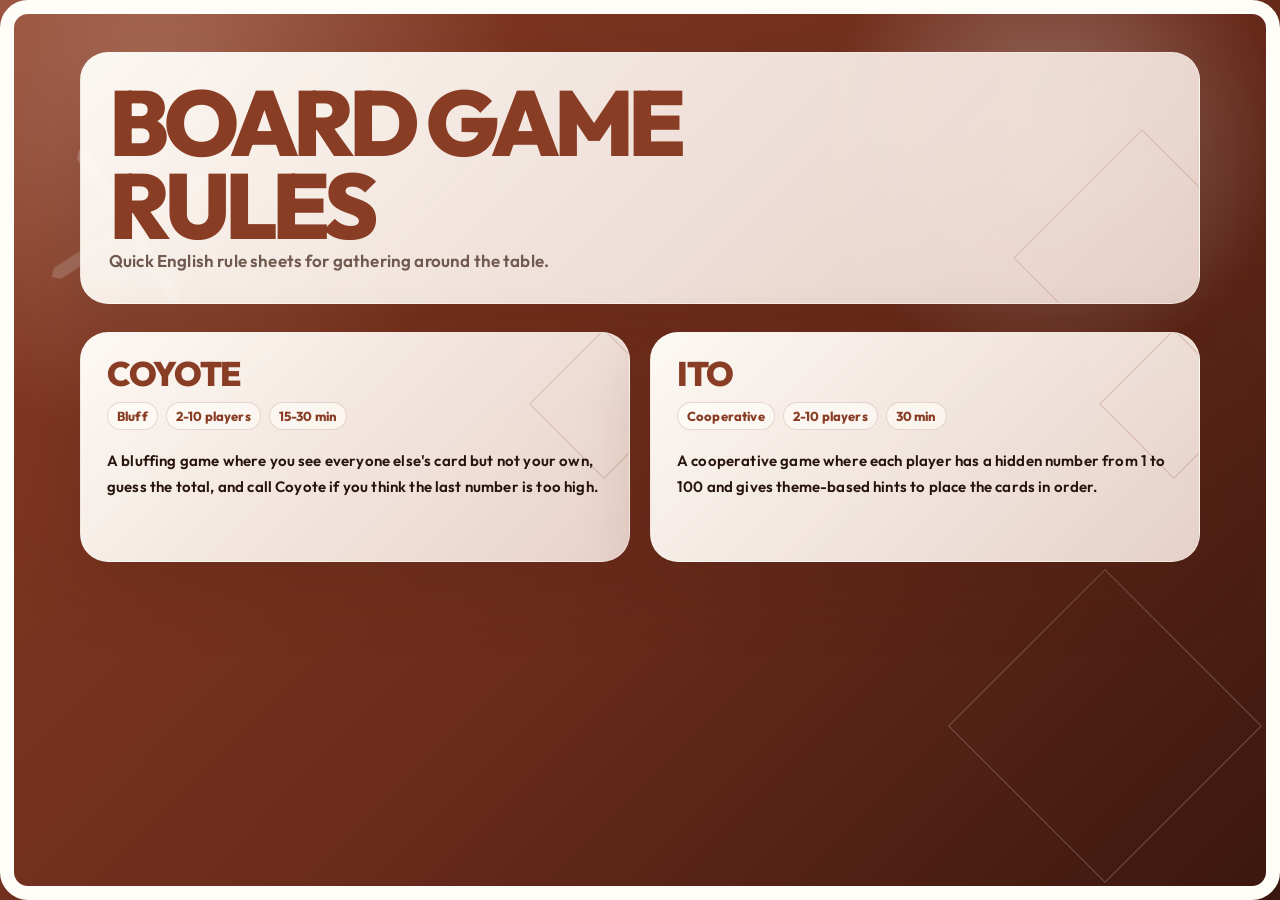
<file: docs/index.html>
<!DOCTYPE html>
<html lang="en">
  <head>
    <meta charset="UTF-8" />
    <meta name="viewport" content="width=device-width, initial-scale=1.0" />
    <title>Board Game Rules</title>
    <meta
      name="description"
      content="English board game rule sheets for Coyote and Ito."
    />
    <link rel="stylesheet" href="./assets/site.css" />
  </head>
  <body>
    <main class="page-shell">
      <header class="site-header">
        <h1 class="site-title">Board Game Rules</h1>
        <p class="site-subtitle">
          Quick English rule sheets for gathering around the table.
        </p>
      </header>

      <section class="card-grid" aria-label="Available rule pages">
        <a class="game-card" href="./coyote/">
          <div class="game-card-title">COYOTE</div>
          <div class="game-card-meta">
            <span>Bluff</span>
            <span>2-10 players</span>
            <span>15-30 min</span>
          </div>
          <p class="game-card-copy">
            A bluffing game where you see everyone else's card but not your
            own, guess the total, and call Coyote if you think the last number
            is too high.
          </p>
        </a>

        <a class="game-card" href="./ito/">
          <div class="game-card-title">ITO</div>
          <div class="game-card-meta">
            <span>Cooperative</span>
            <span>2-10 players</span>
            <span>30 min</span>
          </div>
          <p class="game-card-copy">
            A cooperative game where each player has a hidden number from 1 to
            100 and gives theme-based hints to place the cards in order.
          </p>
        </a>
      </section>
    </main>
  </body>
</html>
</file>
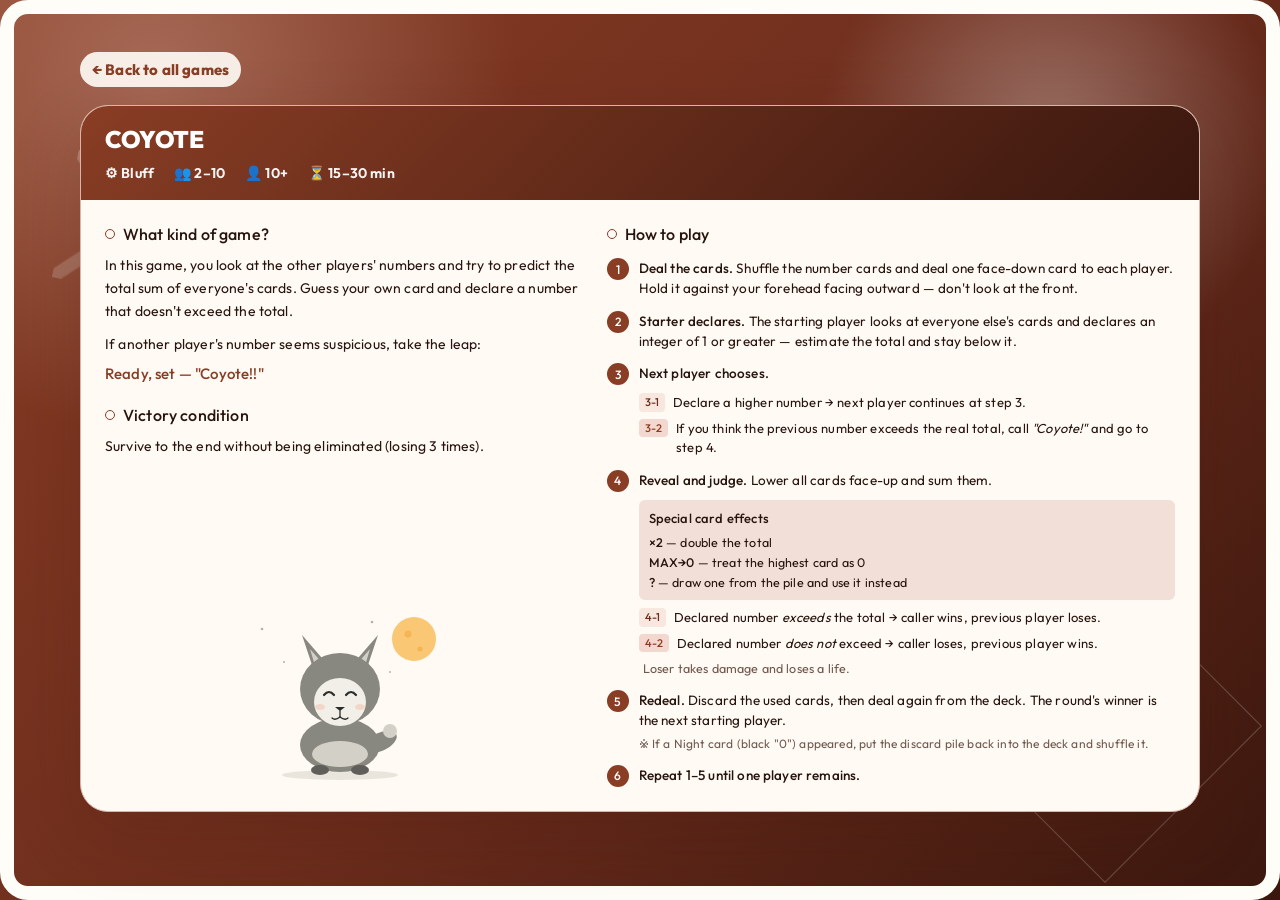
<file: docs/coyote/index.html>
<!DOCTYPE html>
<html lang="en">
  <head>
    <meta charset="UTF-8" />
    <meta name="viewport" content="width=device-width, initial-scale=1.0" />
    <title>Coyote Game Rules</title>
    <meta
      name="description"
      content="English quick rules for Coyote, prepared as a standalone static page."
    />
    <link rel="stylesheet" href="../assets/site.css" />
  </head>
  <body>
    <main class="page-shell">
      <a class="back-link" href="../">← Back to all games</a>

      <div class="rules-card" style="background: var(--color-background-primary); border-radius: var(--border-radius-lg); border: 0.5px solid var(--color-border-tertiary); overflow: hidden; font-family: var(--font-sans);">

        <div class="rules-header">
          <div class="rules-header-copy">
            <div class="rules-header-main">
              <div class="rules-title">COYOTE</div>
            </div>
            <div class="rules-header-meta">
              <span>⚙ Bluff</span>
              <span>👥 2–10</span>
              <span>👤 10+</span>
              <span>⏳ 15–30 min</span>
            </div>
          </div>
        </div>

        <div style="display: grid; grid-template-columns: minmax(0, 1fr) minmax(0, 1.2fr); gap: 28px; padding: 24px;">

          <div style="display: flex; flex-direction: column;">
            <div style="margin-bottom: 22px;">
              <div style="display: flex; align-items: center; gap: 8px; margin-bottom: 10px;">
                <span style="width: 10px; height: 10px; border: 1.5px solid var(--color-accent); border-radius: 50%; display: inline-block;"></span>
                <span style="font-size: 16px; font-weight: 500;">What kind of game?</span>
              </div>
              <p style="font-size: 14px; line-height: 1.65; color: var(--color-text-primary); margin: 0;">In this game, you look at the other players' numbers and try to predict the total sum of everyone's cards. Guess your own card and declare a number that doesn't exceed the total.</p>
              <p style="font-size: 14px; line-height: 1.65; color: var(--color-text-primary); margin: 10px 0 0;">If another player's number seems suspicious, take the leap:</p>
              <p style="font-size: 15px; font-weight: 500; color: var(--color-accent); margin: 8px 0 0;">Ready, set — "Coyote!!"</p>
            </div>

            <div style="margin-bottom: 22px;">
              <div style="display: flex; align-items: center; gap: 8px; margin-bottom: 10px;">
                <span style="width: 10px; height: 10px; border: 1.5px solid var(--color-accent); border-radius: 50%; display: inline-block;"></span>
                <span style="font-size: 16px; font-weight: 500;">Victory condition</span>
              </div>
              <p style="font-size: 14px; line-height: 1.65; margin: 0;">Survive to the end without being eliminated (losing 3 times).</p>
            </div>

            <div style="margin-top: auto; display: flex; justify-content: center; padding-top: 12px;">
              <svg viewBox="0 0 220 180" xmlns="http://www.w3.org/2000/svg" style="width: 100%; max-width: 220px;" role="img" aria-label="A cute coyote with the moon">
                <title>A cute coyote</title>

                <circle cx="182" cy="32" r="22" fill="#FAC775"/>
                <circle cx="176" cy="27" r="3.5" fill="#EF9F27" opacity="0.45"/>
                <circle cx="188" cy="42" r="2.5" fill="#EF9F27" opacity="0.45"/>
                <circle cx="140" cy="15" r="1.3" fill="#B4B2A9"/>
                <circle cx="30" cy="22" r="1.3" fill="#B4B2A9"/>
                <circle cx="52" cy="55" r="1" fill="#B4B2A9"/>
                <circle cx="158" cy="65" r="1" fill="#B4B2A9"/>

                <ellipse cx="108" cy="168" rx="58" ry="5" fill="#D3D1C7" opacity="0.5"/>

                <ellipse cx="148" cy="135" rx="18" ry="9" fill="#888780" transform="rotate(-25 148 135)"/>
                <circle cx="158" cy="124" r="7" fill="#D3D1C7"/>

                <ellipse cx="108" cy="138" rx="40" ry="27" fill="#888780"/>

                <ellipse cx="108" cy="147" rx="28" ry="13" fill="#D3D1C7"/>

                <ellipse cx="88" cy="163" rx="9" ry="5" fill="#5F5E5A"/>
                <ellipse cx="128" cy="163" rx="9" ry="5" fill="#5F5E5A"/>

                <path d="M 82 64 L 70 28 L 96 58 Z" fill="#888780"/>
                <path d="M 134 64 L 146 28 L 120 58 Z" fill="#888780"/>
                <path d="M 84 62 L 78 42 L 92 58 Z" fill="#D3D1C7"/>
                <path d="M 132 62 L 138 42 L 124 58 Z" fill="#D3D1C7"/>

                <ellipse cx="108" cy="82" rx="40" ry="36" fill="#888780"/>

                <ellipse cx="108" cy="95" rx="26" ry="24" fill="#F1EFE8"/>

                <path d="M 92 88 Q 97 82 102 88" stroke="#2C2C2A" stroke-width="2.2" fill="none" stroke-linecap="round"/>
                <path d="M 114 88 Q 119 82 124 88" stroke="#2C2C2A" stroke-width="2.2" fill="none" stroke-linecap="round"/>

                <ellipse cx="88" cy="100" rx="5" ry="3" fill="#F5C4B3" opacity="0.6"/>
                <ellipse cx="128" cy="100" rx="5" ry="3" fill="#F5C4B3" opacity="0.6"/>

                <path d="M 108 104 L 103 100 L 113 100 Z" fill="#2C2C2A"/>

                <line x1="108" y1="104" x2="108" y2="110" stroke="#2C2C2A" stroke-width="1.3" stroke-linecap="round"/>

                <path d="M 108 110 Q 103 114 100 111" stroke="#2C2C2A" stroke-width="1.3" fill="none" stroke-linecap="round"/>
                <path d="M 108 110 Q 113 114 116 111" stroke="#2C2C2A" stroke-width="1.3" fill="none" stroke-linecap="round"/>
              </svg>
            </div>
          </div>

          <div>
            <div style="display: flex; align-items: center; gap: 8px; margin-bottom: 14px;">
              <span style="width: 10px; height: 10px; border: 1.5px solid var(--color-accent); border-radius: 50%; display: inline-block;"></span>
              <span style="font-size: 16px; font-weight: 500;">How to play</span>
            </div>

            <div style="display: flex; gap: 10px; margin-bottom: 12px;">
              <div style="flex-shrink: 0; width: 22px; height: 22px; border-radius: 50%; background: var(--color-accent); color: white; font-size: 12px; font-weight: 500; display: flex; align-items: center; justify-content: center;">1</div>
              <div style="font-size: 13.5px; line-height: 1.5;"><span style="font-weight: 500;">Deal the cards.</span> Shuffle the number cards and deal one face-down card to each player. Hold it against your forehead facing outward — don't look at the front.</div>
            </div>

            <div style="display: flex; gap: 10px; margin-bottom: 12px;">
              <div style="flex-shrink: 0; width: 22px; height: 22px; border-radius: 50%; background: var(--color-accent); color: white; font-size: 12px; font-weight: 500; display: flex; align-items: center; justify-content: center;">2</div>
              <div style="font-size: 13.5px; line-height: 1.5;"><span style="font-weight: 500;">Starter declares.</span> The starting player looks at everyone else's cards and declares an integer of 1 or greater — estimate the total and stay below it.</div>
            </div>

            <div style="display: flex; gap: 10px; margin-bottom: 8px;">
              <div style="flex-shrink: 0; width: 22px; height: 22px; border-radius: 50%; background: var(--color-accent); color: white; font-size: 12px; font-weight: 500; display: flex; align-items: center; justify-content: center;">3</div>
              <div style="font-size: 13.5px; line-height: 1.5;"><span style="font-weight: 500;">Next player chooses.</span></div>
            </div>
            <div style="margin-left: 32px; margin-bottom: 12px; font-size: 13px; line-height: 1.5;">
              <div style="display: flex; gap: 8px; margin-bottom: 6px;">
                <span style="flex-shrink: 0; background: #f7e7df; color: #6b2c1c; font-size: 11px; padding: 1px 6px; border-radius: 4px; font-weight: 500; height: fit-content;">3-1</span>
                <span>Declare a higher number → next player continues at step 3.</span>
              </div>
              <div style="display: flex; gap: 8px;">
                <span style="flex-shrink: 0; background: #f3d8d0; color: #893d24; font-size: 11px; padding: 1px 6px; border-radius: 4px; font-weight: 500; height: fit-content;">3-2</span>
                <span>If you think the previous number exceeds the real total, call <em>"Coyote!"</em> and go to step 4.</span>
              </div>
            </div>

            <div style="display: flex; gap: 10px; margin-bottom: 8px;">
              <div style="flex-shrink: 0; width: 22px; height: 22px; border-radius: 50%; background: var(--color-accent); color: white; font-size: 12px; font-weight: 500; display: flex; align-items: center; justify-content: center;">4</div>
              <div style="font-size: 13.5px; line-height: 1.5;"><span style="font-weight: 500;">Reveal and judge.</span> Lower all cards face-up and sum them.</div>
            </div>
            <div style="margin-left: 32px; background: var(--color-background-secondary); border-radius: 6px; padding: 8px 10px; margin-bottom: 8px; font-size: 12.5px; line-height: 1.6;">
              <div style="font-weight: 500; margin-bottom: 4px; font-size: 13px;">Special card effects</div>
              <div><span style="font-weight: 500;">×2</span> — double the total</div>
              <div><span style="font-weight: 500;">MAX→0</span> — treat the highest card as 0</div>
              <div><span style="font-weight: 500;">?</span> — draw one from the pile and use it instead</div>
            </div>
            <div style="margin-left: 32px; margin-bottom: 12px; font-size: 13px; line-height: 1.5;">
              <div style="display: flex; gap: 8px; margin-bottom: 6px;">
                <span style="flex-shrink: 0; background: #f7e7df; color: #6b2c1c; font-size: 11px; padding: 1px 6px; border-radius: 4px; font-weight: 500; height: fit-content;">4-1</span>
                <span>Declared number <em>exceeds</em> the total → caller wins, previous player loses.</span>
              </div>
              <div style="display: flex; gap: 8px; margin-bottom: 6px;">
                <span style="flex-shrink: 0; background: #f3d8d0; color: #893d24; font-size: 11px; padding: 1px 6px; border-radius: 4px; font-weight: 500; height: fit-content;">4-2</span>
                <span>Declared number <em>does not</em> exceed → caller loses, previous player wins.</span>
              </div>
              <div style="color: var(--color-text-secondary); font-size: 12.5px; padding-left: 4px;">Loser takes damage and loses a life.</div>
            </div>

            <div style="display: flex; gap: 10px; margin-bottom: 12px;">
              <div style="flex-shrink: 0; width: 22px; height: 22px; border-radius: 50%; background: var(--color-accent); color: white; font-size: 12px; font-weight: 500; display: flex; align-items: center; justify-content: center;">5</div>
              <div style="font-size: 13.5px; line-height: 1.5;"><span style="font-weight: 500;">Redeal.</span> Discard the used cards, then deal again from the deck. The round's winner is the next starting player.
                <div style="color: var(--color-text-secondary); font-size: 12px; margin-top: 4px;">※ If a Night card (black "0") appeared, put the discard pile back into the deck and shuffle it.</div>
              </div>
            </div>

            <div style="display: flex; gap: 10px;">
              <div style="flex-shrink: 0; width: 22px; height: 22px; border-radius: 50%; background: var(--color-accent); color: white; font-size: 12px; font-weight: 500; display: flex; align-items: center; justify-content: center;">6</div>
              <div style="font-size: 13.5px; line-height: 1.5;"><span style="font-weight: 500;">Repeat 1–5 until one player remains.</span></div>
            </div>
          </div>

        </div>
      </div>
    </main>
  </body>
</html>
</file>
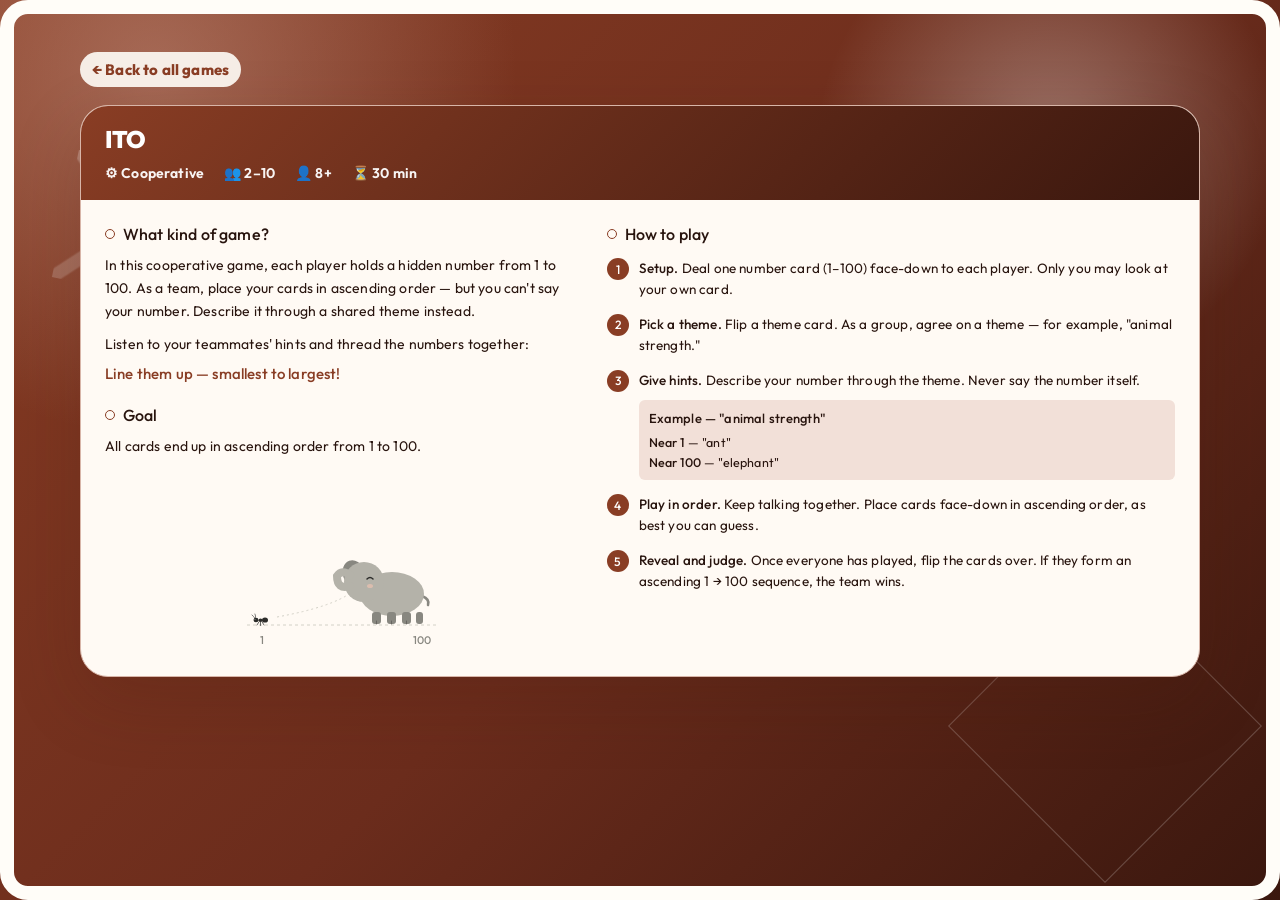
<file: docs/ito/index.html>
<!DOCTYPE html>
<html lang="en">
  <head>
    <meta charset="UTF-8" />
    <meta name="viewport" content="width=device-width, initial-scale=1.0" />
    <title>Ito Game Rules</title>
    <meta
      name="description"
      content="English quick rules for Ito, prepared as a standalone static page."
    />
    <link rel="stylesheet" href="../assets/site.css" />
  </head>
  <body>
    <main class="page-shell">
      <a class="back-link" href="../">← Back to all games</a>

      <div class="rules-card" style="background: var(--color-background-primary); border-radius: var(--border-radius-lg); border: 0.5px solid var(--color-border-tertiary); overflow: hidden; font-family: var(--font-sans);">

        <div class="rules-header">
          <div class="rules-header-copy">
            <div class="rules-header-main">
              <div class="rules-title">ITO</div>
            </div>
            <div class="rules-header-meta">
              <span>⚙ Cooperative</span>
              <span>👥 2–10</span>
              <span>👤 8+</span>
              <span>⏳ 30 min</span>
            </div>
          </div>
        </div>

        <div style="display: grid; grid-template-columns: minmax(0, 1fr) minmax(0, 1.2fr); gap: 28px; padding: 24px;">

          <div style="display: flex; flex-direction: column;">
            <div style="margin-bottom: 22px;">
              <div style="display: flex; align-items: center; gap: 8px; margin-bottom: 10px;">
                <span style="width: 10px; height: 10px; border: 1.5px solid var(--color-accent); border-radius: 50%; display: inline-block;"></span>
                <span style="font-size: 16px; font-weight: 500;">What kind of game?</span>
              </div>
              <p style="font-size: 14px; line-height: 1.65; color: var(--color-text-primary); margin: 0;">In this cooperative game, each player holds a hidden number from 1 to 100. As a team, place your cards in ascending order — but you can't say your number. Describe it through a shared theme instead.</p>
              <p style="font-size: 14px; line-height: 1.65; color: var(--color-text-primary); margin: 10px 0 0;">Listen to your teammates' hints and thread the numbers together:</p>
              <p style="font-size: 15px; font-weight: 500; color: var(--color-accent); margin: 8px 0 0;">Line them up — smallest to largest!</p>
            </div>

            <div style="margin-bottom: 22px;">
              <div style="display: flex; align-items: center; gap: 8px; margin-bottom: 10px;">
                <span style="width: 10px; height: 10px; border: 1.5px solid var(--color-accent); border-radius: 50%; display: inline-block;"></span>
                <span style="font-size: 16px; font-weight: 500;">Goal</span>
              </div>
              <p style="font-size: 14px; line-height: 1.65; margin: 0;">All cards end up in ascending order from 1 to 100.</p>
            </div>

            <div style="margin-top: auto; display: flex; justify-content: center; padding-top: 12px;">
              <svg viewBox="0 0 240 160" xmlns="http://www.w3.org/2000/svg" style="width: 100%; max-width: 240px;" role="img" aria-label="A tiny ant and a big elephant">
                <title>An ant and an elephant, 1 and 100</title>

                <line x1="25" y1="133" x2="215" y2="133" stroke="#D3D1C7" stroke-width="1" stroke-dasharray="3,3"/>

                <path d="M 55 125 Q 110 115 130 100" stroke="#D3D1C7" stroke-width="1" fill="none" stroke-dasharray="2,3"/>

                <text x="40" y="152" font-size="11" fill="#888780" text-anchor="middle" font-weight="500">1</text>
                <text x="200" y="152" font-size="11" fill="#888780" text-anchor="middle" font-weight="500">100</text>

                <g transform="translate(170, 80)">
                  <path d="M 30 24 Q 38 27 36 33" stroke="#888780" stroke-width="2.5" fill="none" stroke-linecap="round"/>

                  <ellipse cx="0" cy="22" rx="32" ry="22" fill="#B4B2A9"/>

                  <rect x="-20" y="40" width="9" height="12" rx="3" fill="#888780"/>
                  <rect x="-5" y="40" width="9" height="12" rx="3" fill="#888780"/>
                  <rect x="10" y="40" width="9" height="12" rx="3" fill="#888780"/>
                  <rect x="24" y="40" width="7" height="12" rx="3" fill="#888780"/>

                  <line x1="-15.5" y1="49" x2="-15.5" y2="52" stroke="#5F5E5A" stroke-width="0.8" stroke-linecap="round"/>
                  <line x1="-0.5" y1="49" x2="-0.5" y2="52" stroke="#5F5E5A" stroke-width="0.8" stroke-linecap="round"/>
                  <line x1="14.5" y1="49" x2="14.5" y2="52" stroke="#5F5E5A" stroke-width="0.8" stroke-linecap="round"/>

                  <ellipse cx="-38" cy="2" rx="11" ry="14" fill="#888780" transform="rotate(-20 -38 2)"/>

                  <circle cx="-28" cy="10" r="20" fill="#B4B2A9"/>

                  <path d="M -42 14 Q -55 18 -55 4 Q -50 -3 -42 3" stroke="#B4B2A9" stroke-width="8" fill="none" stroke-linecap="round"/>

                  <path d="M -25 7 Q -22 4 -19 7" stroke="#2C2C2A" stroke-width="1.5" fill="none" stroke-linecap="round"/>

                  <ellipse cx="-22" cy="14" rx="3" ry="2" fill="#F5C4B3" opacity="0.6"/>
                </g>

                <g transform="translate(40, 128)">
                  <ellipse cx="-6" cy="0" rx="2.5" ry="2.3" fill="#2C2C2A"/>
                  <ellipse cx="-1.5" cy="0.2" rx="2" ry="1.8" fill="#2C2C2A"/>
                  <ellipse cx="3" cy="0" rx="3" ry="2.6" fill="#2C2C2A"/>

                  <path d="M -7 -1.5 Q -8 -3.5 -10 -5" stroke="#2C2C2A" stroke-width="0.6" fill="none" stroke-linecap="round"/>
                  <path d="M -6.5 -2 Q -6 -4 -7 -6" stroke="#2C2C2A" stroke-width="0.6" fill="none" stroke-linecap="round"/>

                  <line x1="-3" y1="1.8" x2="-5" y2="5" stroke="#2C2C2A" stroke-width="0.7" stroke-linecap="round"/>
                  <line x1="-1.5" y1="2" x2="-1.5" y2="5.5" stroke="#2C2C2A" stroke-width="0.7" stroke-linecap="round"/>
                  <line x1="0" y1="1.8" x2="2" y2="5" stroke="#2C2C2A" stroke-width="0.7" stroke-linecap="round"/>

                  <circle cx="-7" cy="-0.5" r="0.4" fill="#F1EFE8"/>
                </g>
              </svg>
            </div>
          </div>

          <div>
            <div style="display: flex; align-items: center; gap: 8px; margin-bottom: 14px;">
              <span style="width: 10px; height: 10px; border: 1.5px solid var(--color-accent); border-radius: 50%; display: inline-block;"></span>
              <span style="font-size: 16px; font-weight: 500;">How to play</span>
            </div>

            <div style="display: flex; gap: 10px; margin-bottom: 14px;">
              <div style="flex-shrink: 0; width: 22px; height: 22px; border-radius: 50%; background: var(--color-accent); color: white; font-size: 12px; font-weight: 500; display: flex; align-items: center; justify-content: center;">1</div>
              <div style="font-size: 13.5px; line-height: 1.55;"><span style="font-weight: 500;">Setup.</span> Deal one number card (1–100) face-down to each player. Only you may look at your own card.</div>
            </div>

            <div style="display: flex; gap: 10px; margin-bottom: 14px;">
              <div style="flex-shrink: 0; width: 22px; height: 22px; border-radius: 50%; background: var(--color-accent); color: white; font-size: 12px; font-weight: 500; display: flex; align-items: center; justify-content: center;">2</div>
              <div style="font-size: 13.5px; line-height: 1.55;"><span style="font-weight: 500;">Pick a theme.</span> Flip a theme card. As a group, agree on a theme — for example, "animal strength."</div>
            </div>

            <div style="display: flex; gap: 10px; margin-bottom: 8px;">
              <div style="flex-shrink: 0; width: 22px; height: 22px; border-radius: 50%; background: var(--color-accent); color: white; font-size: 12px; font-weight: 500; display: flex; align-items: center; justify-content: center;">3</div>
              <div style="font-size: 13.5px; line-height: 1.55;"><span style="font-weight: 500;">Give hints.</span> Describe your number through the theme. Never say the number itself.</div>
            </div>
            <div style="margin-left: 32px; background: var(--color-background-secondary); border-radius: 6px; padding: 8px 10px; margin-bottom: 14px; font-size: 12.5px; line-height: 1.6;">
              <div style="font-weight: 500; margin-bottom: 4px; font-size: 13px;">Example — "animal strength"</div>
              <div><span style="font-weight: 500;">Near 1</span> — "ant"</div>
              <div><span style="font-weight: 500;">Near 100</span> — "elephant"</div>
            </div>

            <div style="display: flex; gap: 10px; margin-bottom: 14px;">
              <div style="flex-shrink: 0; width: 22px; height: 22px; border-radius: 50%; background: var(--color-accent); color: white; font-size: 12px; font-weight: 500; display: flex; align-items: center; justify-content: center;">4</div>
              <div style="font-size: 13.5px; line-height: 1.55;"><span style="font-weight: 500;">Play in order.</span> Keep talking together. Place cards face-down in ascending order, as best you can guess.</div>
            </div>

            <div style="display: flex; gap: 10px;">
              <div style="flex-shrink: 0; width: 22px; height: 22px; border-radius: 50%; background: var(--color-accent); color: white; font-size: 12px; font-weight: 500; display: flex; align-items: center; justify-content: center;">5</div>
              <div style="font-size: 13.5px; line-height: 1.55;"><span style="font-weight: 500;">Reveal and judge.</span> Once everyone has played, flip the cards over. If they form an ascending 1 → 100 sequence, the team wins.</div>
            </div>
          </div>

        </div>
      </div>
    </main>
  </body>
</html>
</file>
<file: docs/assets/site.css>
@import url("https://fonts.googleapis.com/css2?family=Outfit:wght@400..900&display=swap");

:root {
  --color-background-primary: #fffaf4;
  --color-background-secondary: #f2e0d8;
  --color-border-tertiary: #d8b5a8;
  --color-text-primary: #28140e;
  --color-text-secondary: #70594f;
  --color-accent: #893d24;
  --color-accent-hover: #a96852;
  --color-accent-soft: #dec0bd;
  --color-accent-ink: #3a170e;
  --color-paper: #fffdf8;
  --font-sans: "Outfit", "Avenir Next", "Hiragino Sans", "Yu Gothic", sans-serif;
  --border-radius-lg: 28px;
  --shadow-soft: 0 24px 70px rgba(74, 28, 15, 0.2);
  --site-max-width: 1120px;
}

* {
  box-sizing: border-box;
}

html {
  background:
    radial-gradient(circle at 82% 16%, rgba(255, 255, 255, 0.34), transparent 18%),
    radial-gradient(circle at 12% 8%, rgba(207, 163, 148, 0.45), transparent 26%),
    linear-gradient(135deg, #893d24 0%, #6b2c1c 54%, #3a170e 100%);
}

body {
  position: relative;
  min-height: 100vh;
  margin: 0;
  border: 14px solid var(--color-paper);
  border-radius: 28px;
  background:
    linear-gradient(120deg, rgba(255, 255, 255, 0.08) 0 1px, transparent 1px 48px),
    linear-gradient(30deg, rgba(255, 255, 255, 0.08) 0 1px, transparent 1px 52px);
  color: var(--color-text-primary);
  font-family: var(--font-sans);
  letter-spacing: 0.01em;
}

body::before,
body::after {
  position: fixed;
  z-index: -1;
  display: block;
  content: "";
  pointer-events: none;
}

body::before {
  right: 5vw;
  bottom: 7vh;
  width: 220px;
  height: 220px;
  border: 1px solid rgba(255, 255, 255, 0.22);
  transform: rotate(45deg);
}

body::after {
  top: 18vh;
  left: 5vw;
  width: 130px;
  height: 130px;
  background:
    linear-gradient(45deg, transparent 46%, rgba(255, 255, 255, 0.24) 47% 53%, transparent 54%),
    linear-gradient(-45deg, transparent 46%, rgba(255, 255, 255, 0.18) 47% 53%, transparent 54%);
  transform: rotate(12deg);
}

a {
  color: inherit;
}

.page-shell {
  width: min(calc(100% - 32px), var(--site-max-width));
  margin: 0 auto;
  padding: 38px 0 64px;
}

.site-header {
  position: relative;
  margin-bottom: 28px;
  padding: 28px;
  border: 1px solid rgba(255, 253, 248, 0.36);
  border-radius: var(--border-radius-lg);
  background:
    linear-gradient(135deg, rgba(255, 253, 248, 0.96), rgba(242, 224, 216, 0.9)),
    radial-gradient(circle at 90% 20%, rgba(137, 61, 36, 0.15), transparent 28%);
  box-shadow: var(--shadow-soft);
  overflow: hidden;
}

.site-header::after {
  position: absolute;
  right: -34px;
  bottom: -46px;
  width: 180px;
  height: 180px;
  border: 1px solid rgba(137, 61, 36, 0.18);
  content: "";
  transform: rotate(45deg);
}

.site-header h1,
.site-header h2,
.site-header p {
  margin: 0;
}

.site-kicker {
  display: inline-flex;
  align-items: center;
  gap: 8px;
  margin-bottom: 14px;
  padding: 7px 12px;
  border: 1px solid rgba(137, 61, 36, 0.22);
  border-radius: 999px;
  background: rgba(255, 253, 248, 0.8);
  color: var(--color-accent);
  font-size: 13px;
  font-weight: 750;
  letter-spacing: 0.08em;
  text-transform: uppercase;
}

.site-title {
  position: relative;
  z-index: 1;
  max-width: 820px;
  color: var(--color-accent);
  font-size: clamp(42px, 8vw, 92px);
  font-weight: 850;
  line-height: 0.9;
  letter-spacing: -0.055em;
  text-transform: uppercase;
}

.site-subtitle {
  position: relative;
  z-index: 1;
  max-width: 720px;
  margin-top: 18px;
  color: var(--color-text-secondary);
  font-size: 17px;
  font-weight: 600;
  line-height: 1.7;
}

.rules-card {
  border: 1px solid rgba(255, 253, 248, 0.36);
  border-radius: var(--border-radius-lg);
  box-shadow: var(--shadow-soft);
}

.rules-header {
  display: flex;
  align-items: center;
  justify-content: space-between;
  gap: 12px 20px;
  padding: 18px 24px;
  background:
    linear-gradient(135deg, var(--color-accent) 0%, var(--color-accent-ink) 100%);
  color: white;
}

.rules-header-copy {
  display: flex;
  flex-direction: column;
  gap: 10px;
  min-width: 0;
}

.rules-header-main {
  display: block;
  min-width: 0;
}

.rules-header-main,
.rules-title,
.rules-header-meta {
  min-width: 0;
}

.rules-title {
  display: block;
  font-size: 24px;
  font-weight: 850;
  letter-spacing: -0.02em;
}

.rules-header-meta {
  display: flex;
  align-items: center;
  gap: 20px;
  flex-wrap: wrap;
  font-size: 14px;
  font-weight: 650;
  opacity: 0.95;
}

.back-link {
  display: inline-flex;
  align-items: center;
  gap: 8px;
  margin-bottom: 18px;
  padding: 8px 12px;
  border-radius: 999px;
  background: rgba(255, 253, 248, 0.9);
  color: var(--color-accent);
  font-size: 15px;
  font-weight: 750;
  text-decoration: none;
}

.back-link:hover {
  text-decoration: underline;
}

.card-grid {
  display: grid;
  grid-template-columns: repeat(auto-fit, minmax(260px, 1fr));
  gap: 20px;
  margin-top: 28px;
}

.game-card {
  position: relative;
  display: block;
  min-height: 230px;
  padding: 26px;
  border: 1px solid rgba(255, 253, 248, 0.38);
  border-radius: var(--border-radius-lg);
  background:
    linear-gradient(135deg, rgba(255, 253, 248, 0.98), rgba(242, 224, 216, 0.92)),
    radial-gradient(circle at 100% 0%, rgba(137, 61, 36, 0.2), transparent 30%);
  box-shadow: var(--shadow-soft);
  text-decoration: none;
  overflow: hidden;
}

.game-card:hover {
  transform: translateY(-2px);
  transition: transform 150ms ease;
}

.game-card::before {
  position: absolute;
  top: 18px;
  right: -28px;
  width: 104px;
  height: 104px;
  border: 1px solid rgba(137, 61, 36, 0.22);
  content: "";
  transform: rotate(45deg);
}

.game-card-title {
  position: relative;
  z-index: 1;
  margin-bottom: 12px;
  color: var(--color-accent);
  font-size: 34px;
  font-weight: 850;
  line-height: 0.9;
  letter-spacing: -0.04em;
}

.game-card-meta {
  position: relative;
  z-index: 1;
  display: flex;
  flex-wrap: wrap;
  gap: 8px;
  margin-bottom: 18px;
  color: var(--color-accent);
  font-size: 13px;
  font-weight: 750;
}

.game-card-meta span {
  padding: 5px 9px;
  border: 1px solid rgba(137, 61, 36, 0.18);
  border-radius: 999px;
  background: rgba(255, 253, 248, 0.68);
}

.game-card-copy {
  position: relative;
  z-index: 1;
  margin: 0;
  color: var(--color-text-primary);
  font-size: 15px;
  font-weight: 600;
  line-height: 1.7;
}

.utility-note {
  margin-top: 28px;
  color: var(--color-text-secondary);
  font-size: 15px;
}

@media (max-width: 860px) {
  body {
    border-width: 8px;
    border-radius: 20px;
  }

  .page-shell {
    width: min(calc(100% - 20px), var(--site-max-width));
    padding-top: 20px;
    padding-bottom: 32px;
  }

  .site-header {
    padding: 22px;
  }

  .site-title {
    font-size: clamp(38px, 13vw, 62px);
  }

  .rules-header {
    align-items: flex-start;
    padding: 16px 18px !important;
  }

  .rules-header-copy {
    gap: 8px;
  }

  .rules-header-meta {
    gap: 12px !important;
    font-size: 13px !important;
  }

  .rules-card > div:nth-child(2) {
    grid-template-columns: minmax(0, 1fr) !important;
    gap: 20px !important;
    padding: 18px !important;
  }
}

@media print {
  html,
  body {
    background: white;
  }

  body {
    border: 0;
    border-radius: 0;
  }

  body::before,
  body::after {
    display: none;
  }

  .page-shell {
    width: 100%;
    padding: 0;
  }

  .site-header,
  .rules-card {
    box-shadow: none;
  }

  .back-link {
    display: none;
  }

  .rules-header {
    -webkit-print-color-adjust: exact;
    print-color-adjust: exact;
  }
}
</file>
